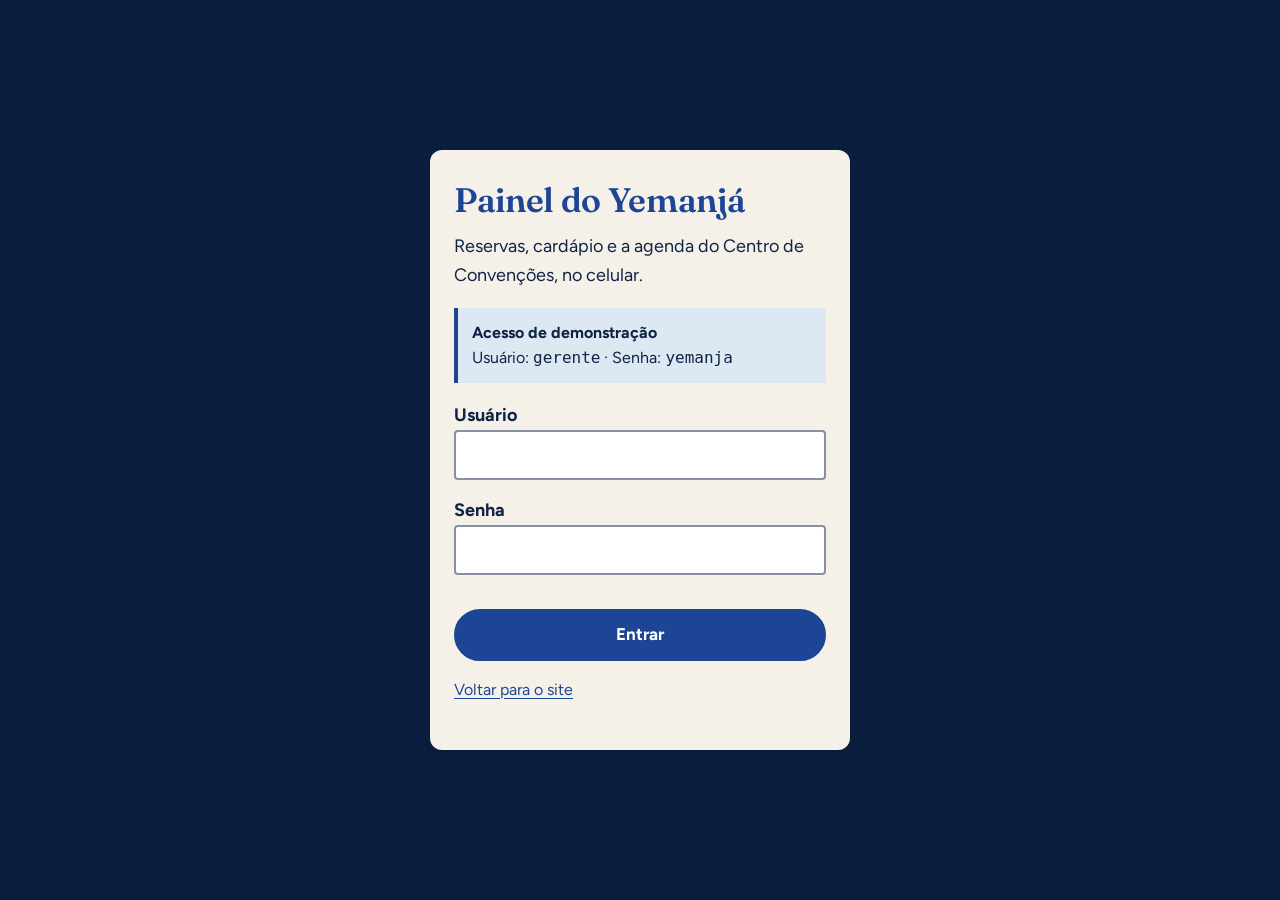
<file: admin.html>
<!doctype html>
<html lang="pt-BR">
<head>
<meta charset="utf-8">
<meta name="viewport" content="width=device-width, initial-scale=1">
<title>Painel do restaurante · Yemanjá</title>
<meta name="robots" content="noindex">
<meta name="theme-color" content="#0B1D3D">
<link rel="preconnect" href="https://fonts.googleapis.com">
<link rel="preconnect" href="https://fonts.gstatic.com" crossorigin>
<link href="https://fonts.googleapis.com/css2?family=Figtree:wght@400;600;700;800&family=Fraunces:ital,opsz,wght@0,9..144,400;0,9..144,600;1,9..144,400;1,9..144,600&display=swap" rel="stylesheet">
<link rel="stylesheet" href="assets/estilo.css?v=20261112192858">
</head>
<body class="adm">

<main id="tela-login" class="login">
  <form class="login-caixa" id="form-login" novalidate>
    <h1>Painel do Yemanjá</h1>
    <p>Reservas, cardápio e a agenda do Centro de Convenções, no celular.</p>
    <div class="credencial" role="note"><b>Acesso de demonstração</b>Usuário: <code>gerente</code> · Senha: <code>yemanja</code></div>
    <div class="campo"><label for="l-user" style="font-weight:700">Usuário</label><input type="text" id="l-user" autocomplete="username" autocapitalize="none"></div>
    <div class="campo" style="margin-top:12px"><label for="l-senha" style="font-weight:700">Senha</label><input type="password" id="l-senha" autocomplete="current-password"></div>
    <button class="bt bt-cheio bt-largo" type="submit" style="margin-top:18px">Entrar</button>
    <div id="login-erro" aria-live="polite"></div>
    <p style="margin-top:16px;font-size:16px"><a href="index.html">Voltar para o site</a></p>
  </form>
</main>

<div id="tela-painel" hidden>
  <header class="adm-topo"><div class="embrulho"><b>Yemanjá · painel</b><span><a href="index.html" target="_blank">Ver site</a> &nbsp; <button id="sair" type="button">Sair</button></span></div></header>
  <nav class="adm-abas" role="tablist" aria-label="Seções do painel">
    <button role="tab" data-aba="reservas" aria-selected="true">Reservas</button>
    <button role="tab" data-aba="cardapio" aria-selected="false">Cardápio</button>
    <button role="tab" data-aba="eventos" aria-selected="false">Agenda de eventos</button>
    <button role="tab" data-aba="ajustes" aria-selected="false">Ajustes</button>
  </nav>
  <main class="adm-corpo"><div class="embrulho" id="corpo"></div></main>
</div>

<script src="assets/dados.js?v=20261112192858"></script>
<script src="assets/admin.js?v=20261112192858"></script>
</body>
</html>
</file>
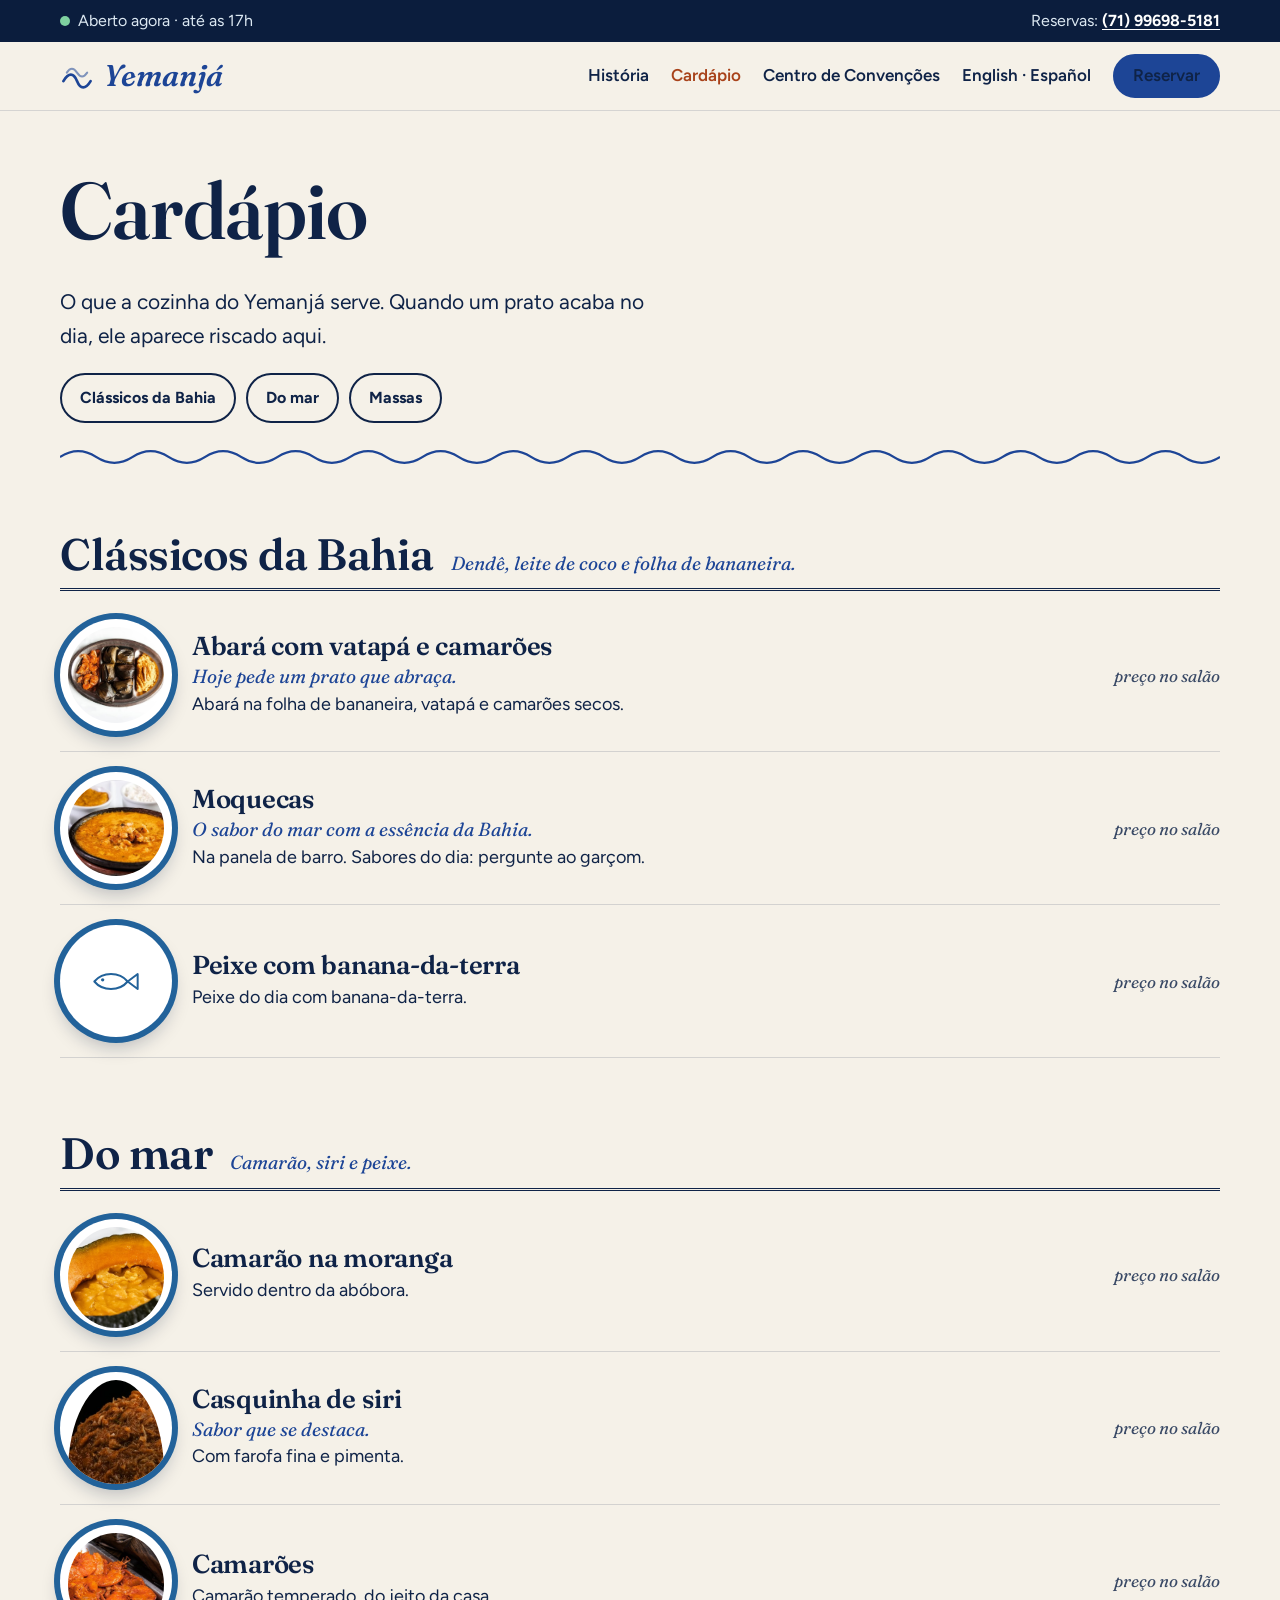
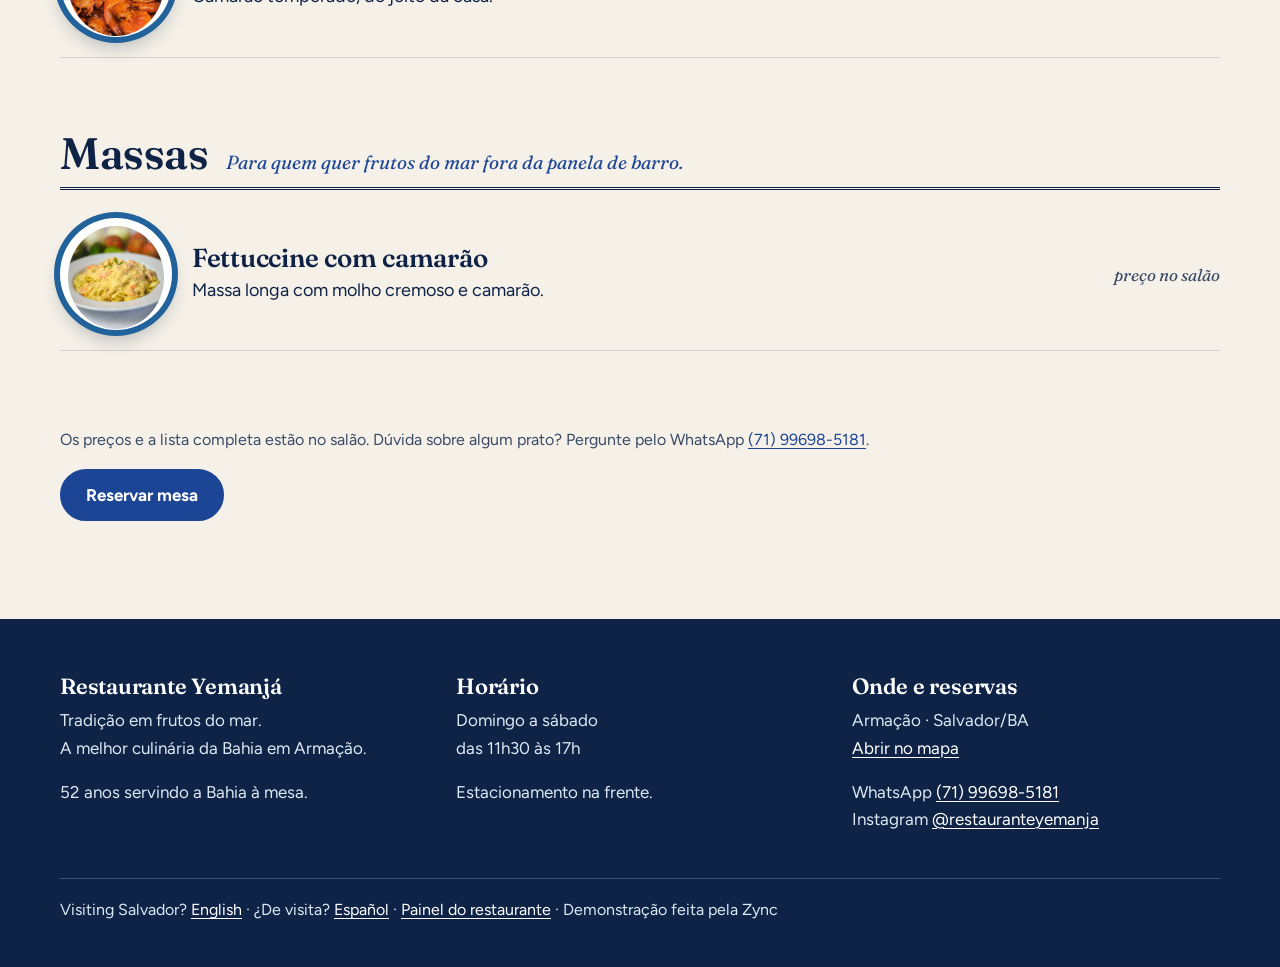
<file: cardapio.html>
<!doctype html>
<html lang="pt-BR">
<head>
<meta charset="utf-8">
<meta name="viewport" content="width=device-width, initial-scale=1">
<title>Cardápio · Restaurante Yemanjá, Armação</title>
<meta name="description" content="Cardápio do Restaurante Yemanjá: abará com vatapá e camarões, moquecas, casquinha de siri, camarão na moranga e frutos do mar.">
<meta name="theme-color" content="#0B1D3D">
<link rel="preconnect" href="https://fonts.googleapis.com">
<link rel="preconnect" href="https://fonts.gstatic.com" crossorigin>
<link href="https://fonts.googleapis.com/css2?family=Figtree:wght@400;600;700;800&family=Fraunces:ital,opsz,wght@0,9..144,400;0,9..144,600;1,9..144,400;1,9..144,600&display=swap" rel="stylesheet">
<link rel="stylesheet" href="assets/estilo.css?v=20261112192858">
</head>
<body data-pagina="cardapio">
<div id="topo"></div>
<main id="conteudo">
  <section class="pagina-topo">
    <div class="embrulho">
      <h1>Cardápio</h1>
      <p class="lead">O que a cozinha do Yemanjá serve. Quando um prato acaba no dia, ele aparece riscado aqui.</p>
      <nav class="abas-cat" id="abas-cat" aria-label="Seções do cardápio"></nav>
    </div>
    <div class="embrulho" data-onda="16" style="margin-top:20px"></div>
  </section>
  <div class="embrulho" id="cardapio"></div>
  <section class="embrulho" style="padding:40px 0 80px">
    <p class="aviso">Os preços e a lista completa estão no salão. Dúvida sobre algum prato? Pergunte pelo WhatsApp <a href="https://wa.me/5571996985181?text=Ol%C3%A1!%20Tenho%20uma%20d%C3%BAvida%20sobre%20o%20card%C3%A1pio." target="_blank" rel="noopener">(71) 99698-5181</a>.</p>
    <p><a class="bt bt-cheio" href="index.html#reservar">Reservar mesa</a></p>
  </section>
</main>
<footer id="rodape"></footer>
<script src="assets/dados.js?v=20261112192858"></script>
<script src="assets/site.js?v=20261112192858"></script>
</body>
</html>
</file>
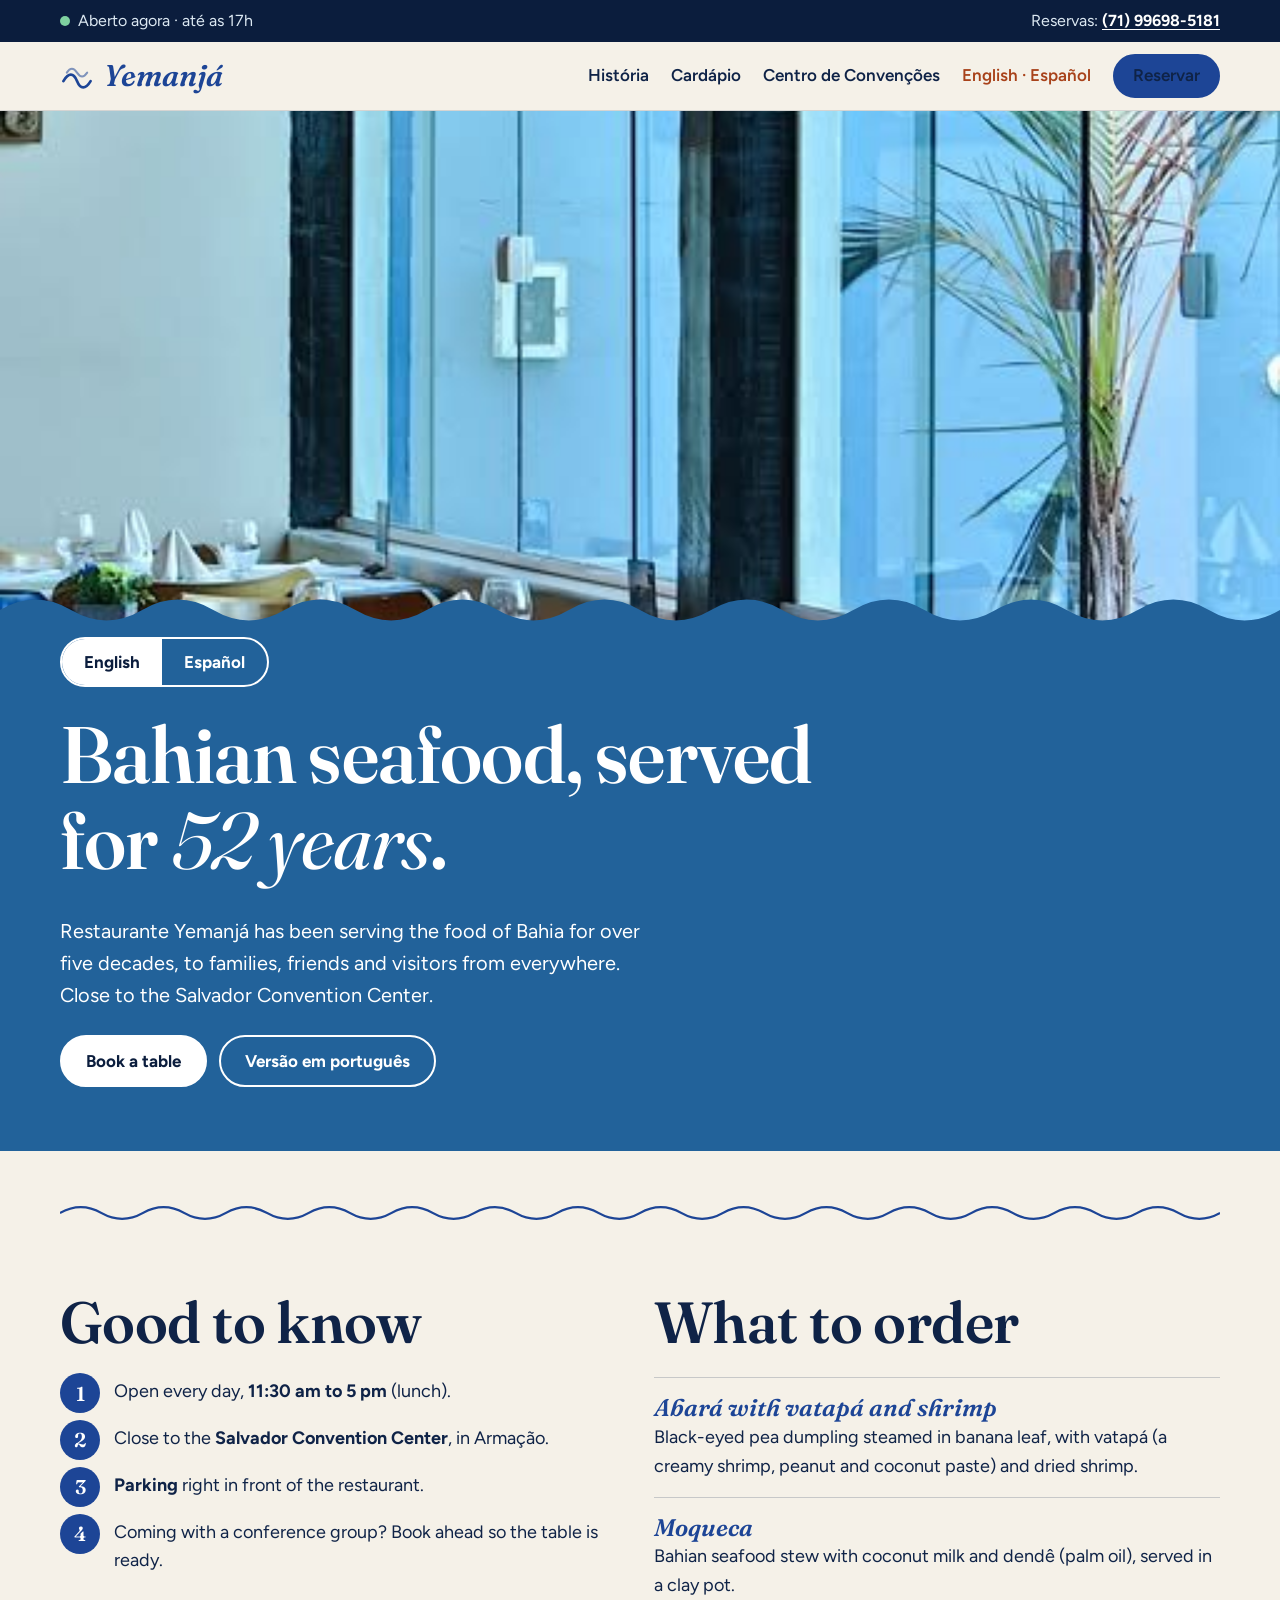
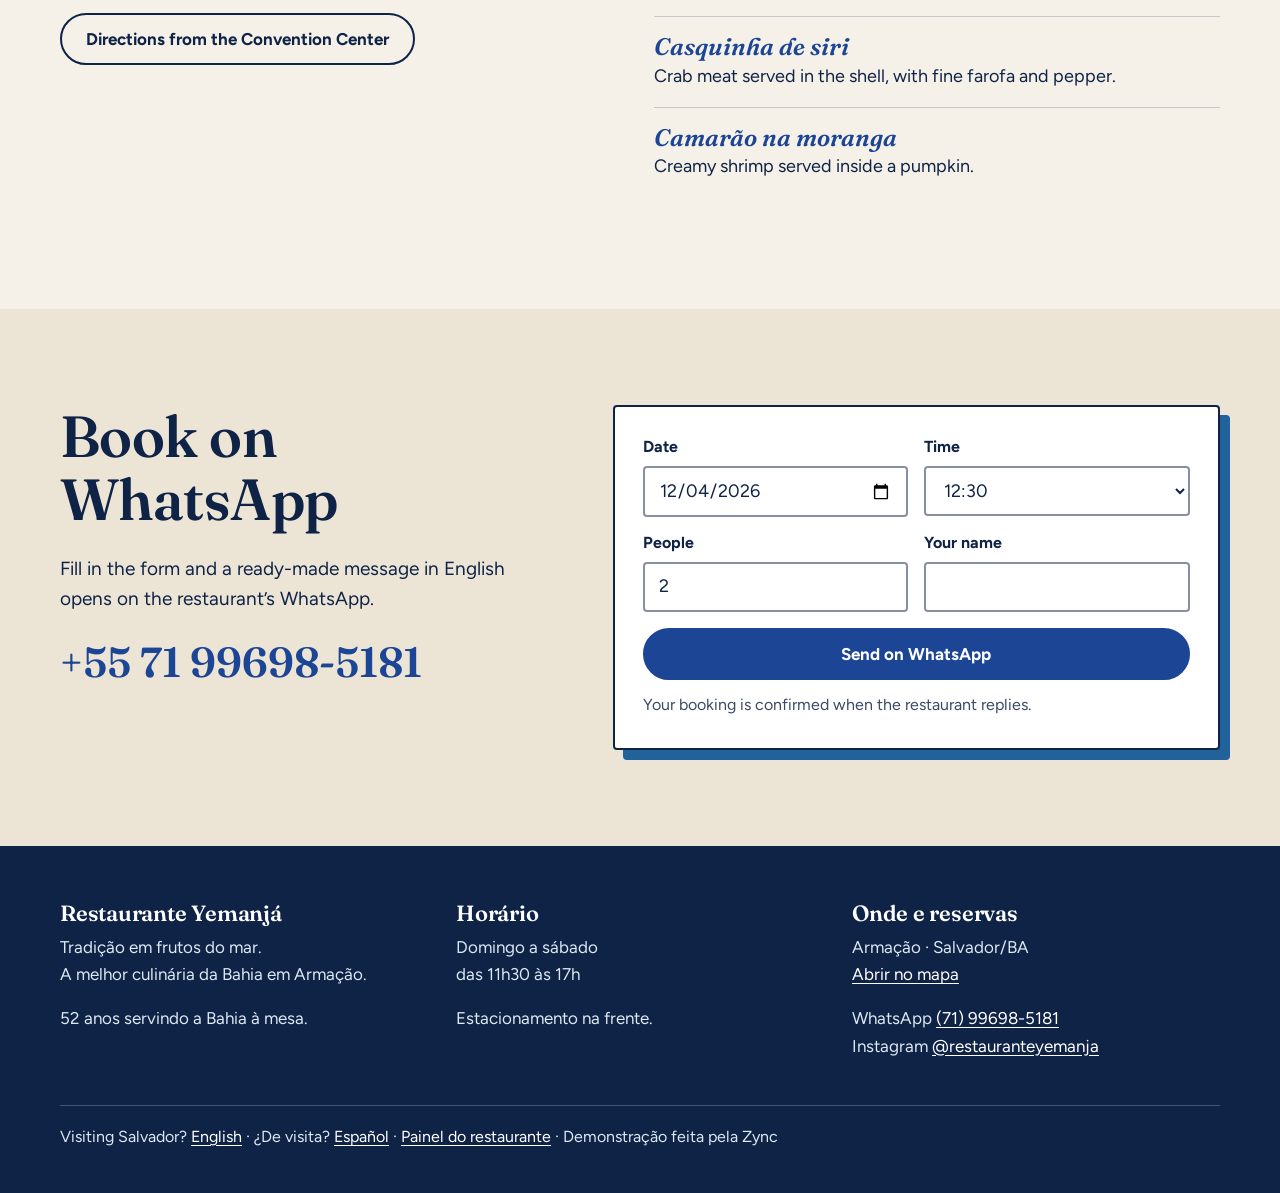
<file: visitantes.html>
<!doctype html>
<html lang="en">
<head>
<meta charset="utf-8">
<meta name="viewport" content="width=device-width, initial-scale=1">
<title>Restaurante Yemanjá · Bahian seafood in Salvador · Comida bahiana</title>
<meta name="description" content="Restaurante Yemanjá: 52 years of Bahian seafood in Armação, Salvador, close to the Convention Center. Reservations on WhatsApp. / 52 años de cocina bahiana en Salvador.">
<meta name="theme-color" content="#0B1D3D">
<link rel="preconnect" href="https://fonts.googleapis.com">
<link rel="preconnect" href="https://fonts.gstatic.com" crossorigin>
<link href="https://fonts.googleapis.com/css2?family=Figtree:wght@400;600;700;800&family=Fraunces:ital,opsz,wght@0,9..144,400;0,9..144,600;1,9..144,400;1,9..144,600&display=swap" rel="stylesheet">
<link rel="stylesheet" href="assets/estilo.css?v=20261112192858">
</head>
<body data-pagina="visitantes">
<div id="topo"></div>
<main id="conteudo">
  <section class="vis-capa">
    <img class="vis-foto" src="fotos/salao-janelas.jpg" alt="Restaurante Yemanjá dining room, tables set with blue tablecloths / Salón del Restaurante Yemanjá">
    <div class="vis-agua">
      <div class="crista" data-crista="estatica" aria-hidden="true"></div>
      <div class="embrulho">
        <div class="idiomas" role="group" aria-label="Language / Idioma">
          <button type="button" data-lang="en" aria-pressed="true">English</button>
          <button type="button" data-lang="es" aria-pressed="false">Español</button>
        </div>
        <h1 data-t="titulo"></h1>
        <p class="lead" data-t="lead"></p>
        <div class="acoes"><a class="bt bt-branco" href="#reservar" data-t="btReservar"></a><a class="bt bt-claro" href="index.html" lang="pt-BR">Versão em português</a></div>
      </div>
    </div>
  </section>

  <section class="embrulho" style="padding:48px 0">
    <div data-onda="14"></div>
    <div class="chegar" style="padding-bottom:24px">
      <div>
        <h2 data-t="praticoT"></h2>
        <ol class="passos">
          <li data-t="p1"></li>
          <li data-t="p2"></li>
          <li data-t="p3"></li>
          <li data-t="p4"></li>
        </ol>
        <p><a class="bt" id="rota" href="#" target="_blank" rel="noopener" data-t="btRota"></a></p>
      </div>
      <div>
        <h2 data-t="pratosT"></h2>
        <div class="glossario" id="glossario" style="grid-template-columns:minmax(0,1fr)"></div>
      </div>
    </div>
  </section>

  <section class="reserva" id="reservar" style="background:var(--linho-2)">
    <div class="embrulho">
      <div class="lado">
        <h2 data-t="reservaT"></h2>
        <p data-t="reservaP"></p>
        <a class="fone" href="https://wa.me/5571996985181" target="_blank" rel="noopener">+55 71 99698-5181</a>
      </div>
      <form class="comanda" id="f-vis" novalidate>
        <div class="campos">
          <div class="campo"><label for="v-data" data-t="lData"></label><input type="date" id="v-data" required></div>
          <div class="campo"><label for="v-hora" data-t="lHora"></label><select id="v-hora"></select></div>
          <div class="campo"><label for="v-pessoas" data-t="lPessoas"></label><input type="number" id="v-pessoas" min="1" value="2" inputmode="numeric"></div>
          <div class="campo"><label for="v-nome" data-t="lNome"></label><input type="text" id="v-nome" autocomplete="name"></div>
        </div>
        <button class="bt bt-cheio bt-largo" type="submit" data-t="btEnviar"></button>
        <p class="aviso" style="margin:12px 0 0" data-t="aviso"></p>
        <div id="v-saida" aria-live="polite"></div>
      </form>
    </div>
  </section>
</main>
<footer id="rodape"></footer>
<script src="assets/dados.js?v=20261112192858"></script>
<script src="assets/site.js?v=20261112192858"></script>
<script>
(function () {
  var T = {
    en: {
      titulo: 'Bahian seafood, served for <em>52 years</em>.',
      lead: 'Restaurante Yemanjá has been serving the food of Bahia for over five decades, to families, friends and visitors from everywhere. Close to the Salvador Convention Center.',
      btReservar: 'Book a table', anos: 'years',
      praticoT: 'Good to know',
      p1: 'Open every day, <b>11:30 am to 5 pm</b> (lunch).',
      p2: 'Close to the <b>Salvador Convention Center</b>, in Armação.',
      p3: '<b>Parking</b> right in front of the restaurant.',
      p4: 'Coming with a conference group? Book ahead so the table is ready.',
      btRota: 'Directions from the Convention Center',
      pratosT: 'What to order',
      g: [['Abará with vatapá and shrimp', 'Black-eyed pea dumpling steamed in banana leaf, with vatapá (a creamy shrimp, peanut and coconut paste) and dried shrimp.'],
          ['Moqueca', 'Bahian seafood stew with coconut milk and dendê (palm oil), served in a clay pot.'],
          ['Casquinha de siri', 'Crab meat served in the shell, with fine farofa and pepper.'],
          ['Camarão na moranga', 'Creamy shrimp served inside a pumpkin.']],
      reservaT: 'Book on WhatsApp', reservaP: 'Fill in the form and a ready-made message in English opens on the restaurant’s WhatsApp.',
      lData: 'Date', lHora: 'Time', lPessoas: 'People', lNome: 'Your name', btEnviar: 'Send on WhatsApp',
      aviso: 'Your booking is confirmed when the restaurant replies.',
      erro: 'Please write your name.', ok: 'Request saved. If WhatsApp did not open, <a href="{l}" target="_blank" rel="noopener">tap here</a>.',
      msg: 'Hello! I would like to book a table at Restaurante Yemanjá.\nDate: {d}\nTime: {h}\nPeople: {p}\nName: {n}'
    },
    es: {
      titulo: 'Cocina bahiana del mar, hace <em>52 años</em>.',
      lead: 'El Restaurante Yemanjá sirve la cocina de Bahía hace más de cinco décadas, a familias, amigos y visitantes de todas partes. Cerca del Centro de Convenciones de Salvador.',
      btReservar: 'Reservar mesa', anos: 'años',
      praticoT: 'Información útil',
      p1: 'Abierto todos los días, de <b>11:30 a 17:00</b> (almuerzo).',
      p2: 'Cerca del <b>Centro de Convenciones de Salvador</b>, en Armação.',
      p3: '<b>Estacionamiento</b> frente al restaurante.',
      p4: '¿Viene con un grupo del congreso? Reserve antes y la mesa estará lista.',
      btRota: 'Cómo llegar desde el Centro de Convenciones',
      pratosT: 'Qué pedir',
      g: [['Abará con vatapá y camarones', 'Bollito de frijol carita cocido en hoja de plátano, con vatapá (crema de camarón, maní y coco) y camarones secos.'],
          ['Moqueca', 'Guiso bahiano de mariscos con leche de coco y aceite de dendê, servido en olla de barro.'],
          ['Casquinha de siri', 'Carne de cangrejo servida en la concha, con farofa fina y pimienta.'],
          ['Camarão na moranga', 'Camarones cremosos servidos dentro de una calabaza.']],
      reservaT: 'Reserve por WhatsApp', reservaP: 'Complete el formulario y se abre un mensaje en español listo para el WhatsApp del restaurante.',
      lData: 'Fecha', lHora: 'Hora', lPessoas: 'Personas', lNome: 'Su nombre', btEnviar: 'Enviar por WhatsApp',
      aviso: 'La reserva queda confirmada cuando el restaurante responde.',
      erro: 'Escriba su nombre, por favor.', ok: 'Pedido guardado. Si WhatsApp no se abrió, <a href="{l}" target="_blank" rel="noopener">toque aquí</a>.',
      msg: '¡Hola! Quisiera reservar una mesa en el Restaurante Yemanjá.\nFecha: {d}\nHora: {h}\nPersonas: {p}\nNombre: {n}'
    }
  };
  var lang = new URLSearchParams(location.search).get('lang') === 'es' ? 'es' : 'en';
  var hs = []; for (var m = 690; m <= 960; m += 30) hs.push(String(Math.floor(m / 60)).padStart(2, '0') + ':' + String(m % 60).padStart(2, '0'));
  document.getElementById('v-hora').innerHTML = hs.map(function (h) { return '<option' + (h === '12:30' ? ' selected' : '') + '>' + h + '</option>'; }).join('');
  var dt = document.getElementById('v-data'); dt.min = dt.value = YJ.hoje();
  document.getElementById('rota').href = YJ.linkRota('Centro de Convenções Salvador, BA');

  function aplica(l) {
    lang = l; var t = T[l];
    document.documentElement.lang = l;
    document.querySelectorAll('[data-t]').forEach(function (el) { el.innerHTML = t[el.getAttribute('data-t')]; });
    document.querySelectorAll('[data-lang]').forEach(function (b) { b.setAttribute('aria-pressed', b.getAttribute('data-lang') === l); });
    document.getElementById('glossario').innerHTML = t.g.map(function (x) { return '<div><b>' + x[0] + '</b>' + x[1] + '</div>'; }).join('');
    history.replaceState(null, '', l === 'es' ? '?lang=es' : location.pathname);
  }
  document.querySelectorAll('[data-lang]').forEach(function (b) { b.addEventListener('click', function () { aplica(b.getAttribute('data-lang')); }); });
  aplica(lang);

  document.getElementById('f-vis').addEventListener('submit', function (e) {
    e.preventDefault();
    var t = T[lang], nome = document.getElementById('v-nome').value.trim(), out = document.getElementById('v-saida');
    if (!nome) { out.innerHTML = '<p class="erro">' + t.erro + '</p>'; return; }
    var r = { tipo: 'mesa', data: dt.value || YJ.hoje(), hora: document.getElementById('v-hora').value, pessoas: +document.getElementById('v-pessoas').value || 1, nome: nome, tel: '', evento: '', idioma: lang, obs: 'Veio pela página de visitantes (' + (lang === 'es' ? 'espanhol' : 'inglês') + ').' };
    YJ.addReserva(r);
    var link = YJ.linkWa(t.msg.replace('{d}', r.data.split('-').reverse().join('/')).replace('{h}', r.hora).replace('{p}', r.pessoas).replace('{n}', r.nome));
    out.innerHTML = '<div class="ok">' + t.ok.replace('{l}', link) + '</div>';
    window.open(link, '_blank', 'noopener');
  });
})();
</script>
</body>
</html>
</file>
<file: assets/estilo.css>
/* Restaurante Yemanjá — "A maré sobe" + "A mesa posta"
   Linho claro, tinta azul-marinho, o azul das toalhas do salão e o laranja do dendê.
   Duas cenas presas na rolagem (classe .cena no <html>, ligada só com GSAP e sem prefers-reduced-motion):
   1) a maré azul sobe sobre o linho enquanto o 52 conta, e coberta a tela aparece o salão;
   2) a mesa posta vista de cima, os pratos colocados um a um na toalha.
   Sem .cena tudo vira página parada (mesmo conteúdo, sem animação).
   Contraste: tinta/linho ~14:1 · anil/linho ~8:1 · branco/toalha ~5,4:1 · dendê/linho ~5,3:1 */
:root {
  --linho: #F5F1E8;
  --linho-2: #ECE5D6;
  --tinta: #0F2347;
  --anil: #1D4596;
  --toalha: #22629A;
  --mar: #0B1D3D;
  --espuma: #DCE8F2;
  --dende: #A8421A;
  --dende-claro: #F0A35E;
  --branco: #FFFFFF;
  --serif: 'Fraunces', Georgia, 'Times New Roman', serif;
  --sans: 'Figtree', system-ui, -apple-system, 'Segoe UI', sans-serif;
  --raio: 4px;
  --larg: 1160px;
  --topo: 69px;
}
*, *::before, *::after { box-sizing: border-box; }
html { scroll-behavior: smooth; -webkit-text-size-adjust: 100%; }
body { margin: 0; background: var(--linho); color: var(--tinta); font: 400 18px/1.6 var(--sans); overflow-x: clip; }
img { max-width: 100%; display: block; }
a { color: var(--anil); text-underline-offset: 3px; }
a:hover { color: var(--dende); }
:focus-visible { outline: 3px solid var(--dende); outline-offset: 3px; }
h1, h2, h3 { font-family: var(--serif); font-weight: 600; line-height: 1.08; margin: 0 0 .4em; letter-spacing: -.01em; }
h2 { font-size: clamp(34px, 5vw, 58px); }
h3 { font-size: 26px; }
em, .it { font-style: italic; font-family: var(--serif); font-weight: 400; }
p { margin: 0 0 1em; }
.embrulho { width: min(var(--larg), 100% - 32px); margin-inline: auto; }
.estreito { width: min(760px, 100% - 32px); margin-inline: auto; }
.pular { position: absolute; left: -9999px; }
.pular:focus { left: 16px; top: 16px; z-index: 99; background: var(--branco); padding: 8px 12px; }
.sr { position: absolute !important; width: 1px; height: 1px; overflow: hidden; clip: rect(0 0 0 0); clip-path: inset(50%); white-space: nowrap; }

/* ---------- botões ---------- */
.bt { display: inline-flex; align-items: center; justify-content: center; gap: 10px; min-height: 52px; padding: 12px 24px; border-radius: 999px; border: 2px solid var(--tinta); background: transparent; color: var(--tinta); font: 700 17px/1.2 var(--sans); text-decoration: none; cursor: pointer; transition: background .2s, color .2s, transform .2s; }
.bt:hover { background: var(--tinta); color: var(--linho); }
.bt-cheio { background: var(--anil); border-color: var(--anil); color: var(--branco); }
.bt-cheio:hover { background: var(--mar); border-color: var(--mar); color: var(--branco); }
.bt-claro { border-color: var(--branco); color: var(--branco); }
.bt-claro:hover { background: var(--branco); color: var(--mar); }
.bt-branco { background: var(--branco); border-color: var(--branco); color: var(--mar); }
.bt-branco:hover { background: var(--linho); border-color: var(--linho); color: var(--mar); }
.bt-largo { width: 100%; }

/* ---------- faixa de status + topo ---------- */
.status { background: var(--mar); color: var(--espuma); font-size: 16px; }
.status .embrulho { display: flex; flex-wrap: wrap; gap: 4px 18px; justify-content: space-between; padding: 8px 0; }
.status a { color: var(--branco); font-weight: 700; }
.status .ponto { display: inline-block; width: 10px; height: 10px; border-radius: 50%; background: #7FD1A0; margin-right: 8px; }
.status .fechado .ponto { background: var(--dende-claro); }
.topo { position: sticky; top: 0; z-index: 20; background: rgba(245, 241, 232, .97); backdrop-filter: blur(6px); border-bottom: 1px solid rgba(15, 35, 71, .14); }
.topo .embrulho { display: flex; align-items: center; justify-content: space-between; gap: 16px; min-height: 68px; }
.marca { display: inline-flex; align-items: center; gap: 10px; text-decoration: none; color: var(--anil); }
.marca b { font: italic 600 30px/1 var(--serif); }
.marca svg { width: 34px; height: 34px; flex: none; }
.menu { display: flex; gap: 22px; align-items: center; }
.menu a { color: var(--tinta); font-weight: 600; text-decoration: none; font-size: 17px; }
.menu a:hover, .menu a[aria-current] { color: var(--dende); }
.menu .bt { min-height: 44px; padding: 8px 18px; }
.abre-menu { display: none; background: none; border: 2px solid var(--tinta); border-radius: 999px; min-height: 44px; padding: 6px 16px; font: 700 16px var(--sans); color: var(--tinta); }
@media (max-width: 860px) {
  .abre-menu { display: inline-flex; align-items: center; }
  .menu { display: none; position: absolute; top: 100%; left: 0; right: 0; flex-direction: column; align-items: stretch; gap: 0; background: var(--linho); border-bottom: 2px solid var(--tinta); padding: 8px 16px 16px; }
  .menu.aberto { display: flex; }
  .menu a { padding: 12px 0; border-bottom: 1px solid rgba(15, 35, 71, .12); }
  .menu .bt { margin-top: 12px; }
}

/* ---------- onda (régua desenhada a traço) ---------- */
.onda { display: block; width: 100%; height: 28px; color: var(--anil); }
.onda path { fill: none; stroke: currentColor; stroke-width: 2; }

/* ---------- crista de onda cheia (a água) ---------- */
.crista { position: absolute; left: 0; bottom: calc(100% - 1px); width: 200%; height: 60px; color: var(--toalha); pointer-events: none; }
.crista svg { display: block; width: 100%; height: 100%; }
.crista path { fill: currentColor; }
@keyframes deriva { to { transform: translate3d(-50%, 0, 0); } }

/* =========================================================
   CENA 1 — A MARÉ SOBE
   ========================================================= */
.mare { position: relative; background: var(--linho); }
.mare-palco { position: relative; overflow: hidden; background: var(--linho); }
.mare-texto { padding: 72px 16px 24px; text-align: center; }
.mare-texto h1, .mare-texto .h1 { margin: 0; font-family: var(--serif); font-weight: 400; color: var(--tinta); }
.mare-num { display: block; font: 600 clamp(150px, min(30vw, 38vh), 340px)/.82 var(--serif); letter-spacing: -.05em; color: var(--anil); font-variant-numeric: tabular-nums lining-nums; }
.mare-anos { display: block; font: 400 clamp(30px, 4.4vw, 56px)/1.08 var(--serif); margin-top: .3em; color: var(--tinta); }
.mare-anos em { color: var(--dende); }
.mare-pe { margin: 26px 0 0; font-size: 17px; color: #3A4A66; }
.mare-dica, .mare-claro, .agua-tras { display: none; }
.agua { position: relative; background: var(--toalha); height: 48px; margin-top: 70px; }
.mare-salao { position: relative; min-height: min(86vh, 720px); display: flex; align-items: flex-end; background: var(--mar); overflow: hidden; }
.mare-salao img { position: absolute; inset: 0; width: 100%; height: 100%; object-fit: cover; transform: scale(var(--zoom, 1)); }
.mare-salao::after { content: ''; position: absolute; inset: 0; background: linear-gradient(180deg, rgba(11, 29, 61, 0) 25%, rgba(11, 29, 61, .9) 100%); }
.mare-salao-texto { position: relative; z-index: 1; width: min(var(--larg), 100% - 32px); margin: 0 auto; padding: 0 0 48px; color: var(--branco); }
.mare-salao-texto h2 { color: var(--branco); max-width: 15ch; }
.mare-salao-texto p { font-size: 19px; max-width: 44ch; color: var(--espuma); }
.mare-salao .acoes { display: flex; flex-wrap: wrap; gap: 12px; margin: 22px 0 0; }

.cena .mare { height: 300vh; }
.cena .mare-palco { position: sticky; top: var(--topo); height: calc(100vh - var(--topo)); height: calc(100svh - var(--topo)); }
.cena .mare-texto { position: absolute; inset: 0; z-index: 1; display: flex; flex-direction: column; align-items: center; justify-content: center; padding: 0 16px 40px; }
.cena .mare-claro { display: flex; z-index: 3; clip-path: inset(100% 0 0 0); pointer-events: none; }
.cena .mare-claro .mare-num, .cena .mare-claro .mare-anos, .cena .mare-claro .mare-anos em, .cena .mare-claro .mare-pe { color: var(--branco); }
.cena:not(.cena-ok) .mare-num { visibility: hidden; }
.cena .mare-dica { display: inline-flex; align-items: center; gap: 8px; margin: 26px 0 0; font: 600 16px var(--sans); color: var(--anil); }
.cena .mare-dica svg { width: 20px; height: 20px; animation: dica 1.6s ease-in-out infinite; }
@keyframes dica { 50% { transform: translateY(5px); } }
.cena .agua { position: absolute; left: 0; right: 0; top: 0; height: 100%; margin: 0; z-index: 2; transform: translate3d(0, 104%, 0); will-change: transform; }
.cena .agua-tras { display: block; background: var(--anil); }
.cena .agua-tras .crista { color: var(--anil); animation: deriva 14s linear infinite reverse; }
.cena .agua-frente .crista { animation: deriva 9s linear infinite; }
.cena .mare-salao { position: absolute; inset: 0; min-height: 0; z-index: 4; clip-path: inset(100% 0 0 0); }
.cena .mare-salao-texto { opacity: 0; transform: translateY(18px); transition: opacity .6s ease, transform .6s ease; }
.cena .mare-salao.chegou .mare-salao-texto { opacity: 1; transform: none; }
@media (max-width: 860px) {
  .mare-texto { padding-top: 48px; }
  .cena .mare { height: 250vh; }
  .crista { height: 40px; }
  .mare-salao-texto { padding-bottom: 32px; }
  .mare-salao-texto p { font-size: 18px; }
}

/* ---------- história (coluna estreita) ---------- */
.historia { padding: 96px 0 88px; }
.historia blockquote { margin: 0 0 22px; font: italic 400 clamp(30px, 4.2vw, 48px)/1.22 var(--serif); color: var(--tinta); }
.historia blockquote::before { content: '“'; color: var(--dende); }
.historia blockquote::after { content: '”'; color: var(--dende); }
.historia cite { display: block; font: 600 16px/1.4 var(--sans); font-style: normal; color: var(--anil); }
.historia .regua { max-width: 220px; margin: 34px 0 28px; }
.historia p { font-size: 19px; }
@media (max-width: 860px) { .historia { padding: 64px 0 56px; } }

/* =========================================================
   CENA 2 — A MESA POSTA (vista de cima)
   ========================================================= */
.mesa { background: var(--linho); }
.mesa-palco { position: relative; }
.toalha { position: relative; height: clamp(520px, 64vw, 720px); overflow: hidden; background-color: var(--toalha);
  background-image: repeating-linear-gradient(0deg, rgba(255, 255, 255, .055) 0 2px, transparent 2px 7px), repeating-linear-gradient(90deg, rgba(0, 0, 0, .05) 0 2px, transparent 2px 7px);
  box-shadow: inset 0 0 0 14px var(--toalha), inset 0 0 0 16px rgba(255, 255, 255, .4); }
.pp { --d: clamp(150px, 19vw, 250px); position: absolute; width: var(--d); margin: 0; transform: translate(-50%, -50%); }
.pp-guard { position: absolute; width: 58%; aspect-ratio: 1; left: 62%; top: 26%; background: linear-gradient(135deg, #FFFFFF 49.5%, #E4ECF3 50.5%); transform: rotate(38deg); box-shadow: 0 6px 14px rgba(6, 20, 45, .25); }
.pp-prato { position: relative; display: block; aspect-ratio: 1; border-radius: 50%; background: #FFFFFF; padding: 9%; box-shadow: 0 20px 34px rgba(6, 20, 45, .38), inset 0 0 0 3px #E6ECF2, inset 0 0 0 7px #FFFFFF, inset 0 0 0 8px #D5DFEA; }
.pp-prato img { width: 100%; height: 100%; object-fit: cover; border-radius: 50%; }
.pp-nome { position: absolute; left: 50%; top: 100%; transform: translateX(-50%); margin-top: 10px; white-space: nowrap; font: italic 400 19px/1.2 var(--serif); color: var(--branco); text-shadow: 0 1px 6px rgba(6, 20, 45, .5); }
.mesa-cartao { width: min(var(--larg), 100% - 32px); margin: 0 auto; padding: 48px 0 0; }
.mesa-cartao h2 { max-width: 18ch; }
.mesa-legenda { display: none; }
.mesa-link { margin: 0; font-weight: 700; }
.mesa-lista { list-style: none; width: min(760px, 100% - 32px); margin: 0 auto; padding: 24px 0 88px; }
.mesa-lista li { padding: 18px 0; border-top: 1px solid rgba(15, 35, 71, .18); }
.mesa-lista b { display: block; font: 600 26px/1.2 var(--serif); }
.mesa-lista .frase { display: block; font: italic 400 21px/1.35 var(--serif); color: var(--anil); }
.mesa-lista span { display: block; }
.mesa-lista .tag-hoje { display: inline-block; vertical-align: middle; }

.cena .mesa { height: 460vh; }
.cena .mesa-palco { position: sticky; top: var(--topo); height: calc(100vh - var(--topo)); height: calc(100svh - var(--topo)); overflow: hidden; background: var(--toalha); }
.cena .toalha { position: absolute; top: 0; bottom: 0; right: 0; left: min(440px, 38vw); height: auto; background: none; box-shadow: none; overflow: visible; z-index: 1; }
.cena .mesa-palco::before { content: ''; position: absolute; inset: 0; z-index: 0; pointer-events: none; background-image: repeating-linear-gradient(0deg, rgba(255, 255, 255, .055) 0 2px, transparent 2px 7px), repeating-linear-gradient(90deg, rgba(0, 0, 0, .05) 0 2px, transparent 2px 7px); box-shadow: inset 0 0 0 14px var(--toalha), inset 0 0 0 16px rgba(255, 255, 255, .4); }
.cena .pp { --d: min(17vw, 25vh); opacity: 0; will-change: transform, opacity; }
.cena .pp-nome { opacity: 0; transition: opacity .4s ease; }
.cena .pp.posto .pp-nome { opacity: 1; }
.cena .mesa-cartao { position: absolute; z-index: 2; left: clamp(16px, 4vw, 56px); top: 50%; width: min(380px, 32vw); margin: 0; padding: 32px 28px 26px; background: var(--linho); border-radius: 2px; transform: translateY(-50%) rotate(-2deg); box-shadow: 0 24px 40px rgba(6, 20, 45, .35); }
.cena .mesa-cartao h2 { font-size: clamp(30px, 3vw, 40px); }
.cena .mesa-legenda { display: block; min-height: 7.5em; border-top: 2px dashed rgba(15, 35, 71, .25); padding-top: 16px; margin: 18px 0 16px; }
.cena .mesa-legenda.troca { animation: legenda .45s ease; }
@keyframes legenda { from { opacity: 0; transform: translateY(8px); } to { opacity: 1; transform: none; } }
.mesa-nome { font: 600 26px/1.15 var(--serif); margin: 0 0 6px; }
.mesa-frase { font: italic 400 20px/1.35 var(--serif); color: var(--anil); margin: 0; }
.cena .mesa-lista { position: absolute; width: 1px; height: 1px; overflow: hidden; clip: rect(0 0 0 0); clip-path: inset(50%); padding: 0; margin: 0; }
@media (max-width: 860px) {
  .pp { --d: 36vw; }
  .pp-nome { display: none; }
  .cena .mesa { height: 420vh; }
  .cena .pp { --d: min(36vw, 21vh); }
  .cena .toalha { left: 0; bottom: auto; height: 60%; }
  .cena .mesa-cartao { left: 12px; right: 12px; top: auto; bottom: 14px; width: auto; padding: 18px 18px 16px; transform: rotate(-1deg); }
  .cena .mesa-cartao h2 { font-size: 24px; margin-bottom: 0; }
  .cena .mesa-legenda { min-height: 5.6em; margin: 12px 0 10px; padding-top: 10px; }
  .mesa-nome { font-size: 22px; }
  .mesa-frase { font-size: 18px; }
  .mesa-link { font-size: 16px; }
}

/* ---------- Centro de Convenções (crachá no cordão) ---------- */
.conv { background: var(--mar); color: var(--branco); padding: 96px 0; position: relative; overflow: hidden; }
.conv a:not(.bt) { color: var(--dende-claro); }
.conv .embrulho { display: grid; grid-template-columns: minmax(0, 1fr) minmax(0, 1fr); gap: 56px; align-items: start; }
.conv .embrulho > * { min-width: 0; }
.conv h1 { font-size: clamp(40px, 6vw, 72px); color: var(--branco); }
.conv h1 em { color: var(--dende-claro); }
.conv h2 { color: var(--branco); }
.conv-sub { font: italic 400 clamp(24px, 2.6vw, 30px)/1.3 var(--serif); color: var(--dende-claro) !important; }
.conv-sub em { color: inherit; }
.conv p { color: var(--espuma); font-size: 19px; }
.pendurado { position: relative; justify-self: center; width: 100%; max-width: 440px; transform-origin: 50% -200px; z-index: 1; }
.cordao { position: absolute; bottom: calc(100% - 2px); left: 50%; width: 22px; height: 1400px; margin-left: -11px; background: repeating-linear-gradient(180deg, var(--toalha) 0 14px, var(--anil) 14px 28px); }
.cracha { position: relative; background: var(--linho); color: var(--tinta); border-radius: 18px; padding: 46px 28px 28px; box-shadow: 0 30px 60px rgba(0, 0, 0, .35); }
.cracha::before { content: ''; position: absolute; top: 16px; left: 50%; width: 64px; height: 12px; margin-left: -32px; border-radius: 999px; background: var(--mar); }
.cracha .tarja { display: block; background: var(--dende); color: var(--branco); font: 800 16px/1 var(--sans); letter-spacing: .3em; text-align: center; padding: 10px; border-radius: 6px; margin-bottom: 18px; }
.cracha h3 { font-size: 28px; color: var(--anil); }
.cracha .aviso { color: #3A4A66; font-size: 16px; }
.cracha a:not(.bt) { color: var(--anil); }
.agenda { list-style: none; margin: 0; padding: 0; }
.agenda li { display: grid; grid-template-columns: 96px minmax(0, 1fr); gap: 14px; padding: 14px 0; border-top: 1px dashed rgba(15, 35, 71, .3); }
.agenda li > * { min-width: 0; }
.agenda .quando { font: 700 16px/1.3 var(--sans); color: var(--dende); }
.agenda .oque { font-weight: 700; }
.agenda .pub { display: block; font-size: 16px; color: #3A4A66; font-weight: 400; }
.agenda .vazio { display: block; grid-column: 1 / -1; font-style: italic; }
@media (max-width: 860px) {
  .conv { padding: 72px 0; }
  .conv .embrulho { grid-template-columns: minmax(0, 1fr); gap: 56px; }
  .conv-home .pendurado { order: -1; }
  .conv-pag .cordao { height: 56px; }
  .conv-pag .embrulho { gap: 96px; }
}
@media (max-width: 420px) { .agenda li { grid-template-columns: 80px minmax(0, 1fr); } .cracha { padding: 42px 18px 22px; } }

/* ---------- reserva (bloco de comanda) ---------- */
.reserva { padding: 96px 0; }
.reserva .embrulho { display: grid; grid-template-columns: minmax(0, .9fr) minmax(0, 1.1fr); gap: 56px; }
.reserva .embrulho > * { min-width: 0; }
.comanda { background: var(--branco); border: 2px solid var(--tinta); border-radius: var(--raio); padding: 30px 28px; box-shadow: 10px 10px 0 var(--toalha); }
.comanda fieldset { border: 0; padding: 0; margin: 0 0 18px; min-width: 0; }
.comanda legend, .comanda label { display: block; font: 700 16px/1.3 var(--sans); margin-bottom: 8px; }
.chips { display: flex; flex-wrap: wrap; gap: 8px; }
.chips label { margin: 0; }
.chips input { position: absolute; opacity: 0; pointer-events: none; }
.chips span { display: inline-block; padding: 10px 16px; border: 2px solid var(--tinta); border-radius: 999px; font-weight: 600; cursor: pointer; font-size: 16px; }
.chips input:checked + span { background: var(--tinta); color: var(--linho); }
.chips input:focus-visible + span { outline: 3px solid var(--dende); outline-offset: 2px; }
.campos { display: grid; grid-template-columns: minmax(0, 1fr) minmax(0, 1fr); gap: 0 16px; }
.campos > * { min-width: 0; }
.campo { margin-bottom: 16px; }
.campo.todo { grid-column: 1 / -1; }
input[type=text], input[type=tel], input[type=date], input[type=number], input[type=password], select, textarea {
  width: 100%; min-height: 50px; padding: 10px 14px; border: 2px solid rgba(15, 35, 71, .5); border-radius: var(--raio); background: var(--branco); color: var(--tinta); font: 400 18px/1.4 var(--sans); }
textarea { min-height: 90px; resize: vertical; }
input:focus, select:focus, textarea:focus { border-color: var(--anil); outline: 3px solid rgba(29, 69, 150, .25); }
.aviso { font-size: 16px; color: #3A4A66; }
.ok { background: #E3F2E8; border: 2px solid #2D7A4B; color: #14432A; padding: 14px 16px; border-radius: var(--raio); margin-top: 14px; }
.reserva .lado p { font-size: 19px; }
.reserva .lado .fone { font: 600 clamp(30px, 4vw, 42px)/1.1 var(--serif); color: var(--anil); text-decoration: none; display: inline-block; margin: 6px 0 18px; }
@media (max-width: 860px) {
  .reserva { padding: 64px 0; }
  .reserva .embrulho { grid-template-columns: minmax(0, 1fr); gap: 28px; }
  .comanda { padding: 22px 16px; box-shadow: 6px 6px 0 var(--toalha); }
}
@media (max-width: 420px) { .campos { grid-template-columns: minmax(0, 1fr); } }

/* ---------- rodapé ---------- */
.rodape { background: var(--tinta); color: var(--espuma); padding: 56px 0 28px; font-size: 17px; }
.rodape a { color: var(--branco); }
.rodape .embrulho { display: grid; grid-template-columns: repeat(3, minmax(0, 1fr)); gap: 28px; }
.rodape .embrulho > * { min-width: 0; }
.rodape h3 { color: var(--branco); font-size: 22px; }
.rodape .fim { grid-column: 1 / -1; border-top: 1px solid rgba(220, 232, 242, .25); padding-top: 18px; font-size: 16px; }
@media (max-width: 760px) { .rodape .embrulho { grid-template-columns: minmax(0, 1fr); } }

/* ---------- cardápio (página) ---------- */
.pagina-topo { padding: 56px 0 24px; }
.pagina-topo h1 { font-size: clamp(42px, 6.4vw, 80px); }
.pagina-topo .lead { font-size: 21px; max-width: 46ch; }
.abas-cat { display: flex; gap: 10px; flex-wrap: wrap; margin: 20px 0 8px; }
.abas-cat a { padding: 10px 18px; border: 2px solid var(--tinta); border-radius: 999px; text-decoration: none; color: var(--tinta); font-weight: 700; font-size: 16px; }
.abas-cat a:hover { background: var(--tinta); color: var(--linho); }
.cat { padding: 36px 0; }
.cat > header { display: flex; flex-wrap: wrap; align-items: baseline; gap: 6px 18px; border-bottom: 3px double var(--tinta); padding-bottom: 10px; margin-bottom: 8px; }
.cat > header h2 { font-size: clamp(32px, 4vw, 44px); margin: 0; }
.cat > header p { margin: 0; font: italic 400 19px var(--serif); color: var(--anil); }
.item { display: grid; grid-template-columns: 112px minmax(0, 1fr) auto; gap: 20px; align-items: center; padding: 20px 0; border-bottom: 1px solid rgba(15, 35, 71, .15); }
.item > * { min-width: 0; }
/* a foto do prato vira um prato: círculo com borda branca sobre um pedaço de toalha */
.item .mini-arco { width: 112px; aspect-ratio: 1; border-radius: 50%; overflow: hidden; background: var(--branco); padding: 8px; display: grid; place-items: center; box-shadow: 0 0 0 6px var(--toalha), 0 10px 18px rgba(11, 29, 61, .25); }
.item .mini-arco img { width: 100%; height: 100%; object-fit: cover; border-radius: 50%; }
.item .mini-arco svg { width: 50px; color: var(--toalha); }
.item h3 { font-size: 26px; margin-bottom: 4px; }
.item p { margin: 0; }
.item .frase { font: italic 400 19px/1.35 var(--serif); color: var(--anil); }
.item .preco { font: 700 18px var(--sans); text-align: right; white-space: nowrap; }
.item .preco.consulte { font: italic 400 17px var(--serif); color: #3A4A66; white-space: normal; max-width: 120px; }
.item.esgotado h3 { text-decoration: line-through; text-decoration-color: var(--dende); }
.tag-hoje { display: inline-block; background: var(--dende); color: var(--branco); font: 700 14px/1 var(--sans); padding: 6px 8px; border-radius: 4px; margin-left: 8px; vertical-align: middle; letter-spacing: .05em; text-transform: uppercase; }
@media (max-width: 600px) {
  .item { grid-template-columns: 84px minmax(0, 1fr); gap: 16px; }
  .item .mini-arco { width: 84px; padding: 6px; box-shadow: 0 0 0 4px var(--toalha), 0 8px 14px rgba(11, 29, 61, .25); }
  .item .preco { grid-column: 2; text-align: left; }
  .item .preco.consulte { max-width: none; }
}

/* ---------- página convenções ---------- */
.chegar { display: grid; grid-template-columns: minmax(0, 1fr) minmax(0, 1fr); gap: 28px; padding: 64px 0 72px; }
.chegar > * { min-width: 0; }
.chegar figure { margin: 0; }
.chegar figure img { width: 100%; aspect-ratio: 4 / 3; object-fit: cover; border-radius: var(--raio); }
.chegar figcaption { font-size: 16px; color: #3A4A66; margin-top: 8px; }
.passos { counter-reset: p; list-style: none; padding: 0; margin: 0 0 20px; }
.passos li { counter-increment: p; position: relative; padding: 0 0 18px 54px; }
.passos li::before { content: counter(p); position: absolute; left: 0; top: -4px; width: 40px; height: 40px; border-radius: 50%; background: var(--anil); color: var(--branco); display: grid; place-items: center; font: 600 20px var(--serif); }
@media (max-width: 760px) { .chegar { grid-template-columns: minmax(0, 1fr); padding-top: 48px; } }

/* ---------- visitantes: foto do salão e a água subindo por baixo ---------- */
.vis-capa { position: relative; background: var(--toalha); }
.vis-foto { width: 100%; height: min(58vh, 540px); object-fit: cover; }
.vis-agua { position: relative; background: var(--toalha); color: var(--branco); padding: 4px 0 64px; }
.vis-agua .crista { width: 100%; height: 56px; }
.vis-agua h1 { color: var(--branco); font-size: clamp(40px, 6.4vw, 80px); max-width: 16ch; }
.vis-agua h1 em { color: var(--branco); }
.vis-agua .lead { font-size: 20px; max-width: 46ch; color: var(--branco); }
.vis-agua .acoes { display: flex; flex-wrap: wrap; gap: 12px; margin-top: 24px; }
.vis-agua .idiomas { border-color: var(--branco); }
.vis-agua .idiomas button { color: var(--branco); }
.vis-agua .idiomas button[aria-pressed=true] { background: var(--branco); color: var(--mar); }
@media (max-width: 760px) { .vis-foto { height: 42vh; } .vis-agua .crista { height: 36px; } .vis-agua { padding-bottom: 48px; } }
.idiomas { display: inline-flex; border: 2px solid var(--tinta); border-radius: 999px; overflow: hidden; margin-bottom: 24px; }
.idiomas button { min-height: 46px; padding: 8px 22px; border: 0; background: transparent; color: var(--tinta); font: 700 17px var(--sans); cursor: pointer; }
.idiomas button[aria-pressed=true] { background: var(--tinta); color: var(--linho); }
.glossario { display: grid; grid-template-columns: repeat(2, minmax(0, 1fr)); gap: 0 32px; margin: 12px 0 40px; }
.glossario > div { min-width: 0; padding: 16px 0; border-top: 1px solid rgba(15, 35, 71, .2); }
.glossario b { font: italic 600 24px/1.2 var(--serif); color: var(--anil); display: block; }
@media (max-width: 640px) { .glossario { grid-template-columns: minmax(0, 1fr); } }

/* ---------- sem animação ---------- */
@media (prefers-reduced-motion: reduce) {
  html { scroll-behavior: auto; }
  .crista, .mare-dica svg { animation: none !important; }
}

/* =================== painel =================== */
.adm { background: #EEF1F6; min-height: 100vh; }
.login { min-height: 100vh; display: grid; place-items: center; padding: 24px 16px; background: var(--mar); }
.login-caixa { width: min(420px, 100%); background: var(--linho); border-radius: 12px; padding: 32px 24px; }
.login-caixa h1 { font-size: 34px; color: var(--anil); }
.credencial { background: var(--espuma); border-left: 4px solid var(--anil); padding: 12px 14px; margin: 14px 0 18px; font-size: 16px; }
.credencial b { display: block; }
.erro { color: #9B1C1C; font-weight: 700; margin-top: 10px; }
.adm-topo { background: var(--mar); color: var(--branco); }
.adm-topo .embrulho { display: flex; justify-content: space-between; align-items: center; gap: 12px; min-height: 64px; flex-wrap: wrap; }
.adm-topo b { font: italic 600 26px var(--serif); }
.adm-topo a, .adm-topo button { color: var(--branco); background: none; border: 0; font: 600 16px var(--sans); cursor: pointer; text-decoration: underline; }
.adm-abas { display: flex; gap: 6px; background: var(--branco); border-bottom: 1px solid #C9D2E0; overflow-x: auto; position: sticky; top: 0; z-index: 5; }
.adm-abas button { flex: none; min-height: 54px; padding: 0 18px; border: 0; border-bottom: 4px solid transparent; background: none; font: 700 17px var(--sans); color: var(--tinta); cursor: pointer; }
.adm-abas button[aria-selected=true] { border-color: var(--dende); color: var(--anil); }
.adm-corpo { padding: 24px 0 64px; }
.adm-corpo h2 { font-size: 32px; }
.caixa { background: var(--branco); border-radius: 10px; padding: 20px; margin-bottom: 18px; box-shadow: 0 1px 0 #C9D2E0; }
.resumo { display: grid; grid-template-columns: repeat(3, minmax(0, 1fr)); gap: 12px; margin-bottom: 18px; }
.resumo > div { background: var(--branco); border-radius: 10px; padding: 16px; min-width: 0; }
.resumo b { display: block; font: 600 36px/1 var(--serif); color: var(--anil); }
.filtros { display: flex; flex-wrap: wrap; gap: 8px; margin-bottom: 14px; }
.filtros button { min-height: 44px; padding: 6px 16px; border: 2px solid var(--tinta); background: var(--branco); border-radius: 999px; font: 700 16px var(--sans); cursor: pointer; color: var(--tinta); }
.filtros button[aria-pressed=true] { background: var(--tinta); color: var(--branco); }
.linha-adm { display: grid; grid-template-columns: minmax(0, 1fr) auto; gap: 10px 16px; padding: 14px 0; border-top: 1px solid #E1E6EE; align-items: center; }
.linha-adm > * { min-width: 0; }
.linha-adm .t { font-weight: 700; }
.linha-adm .s { font-size: 16px; color: #3A4A66; }
.linha-adm .acoes { display: flex; gap: 8px; flex-wrap: wrap; justify-content: flex-end; }
.mini-bt { min-height: 42px; padding: 6px 14px; border: 2px solid var(--tinta); border-radius: 8px; background: var(--branco); color: var(--tinta); font: 700 15px var(--sans); cursor: pointer; text-decoration: none; display: inline-flex; align-items: center; }
.mini-bt.forte { background: var(--anil); border-color: var(--anil); color: var(--branco); }
.mini-bt.perigo { border-color: #9B1C1C; color: #9B1C1C; }
.selo-st { display: inline-block; padding: 4px 10px; border-radius: 999px; font: 700 14px var(--sans); }
.st-nova { background: #FDE8D7; color: #7A2E0A; }
.st-confirmada { background: #DCE8F2; color: #0F2347; }
.st-chegou { background: #E3F2E8; color: #14432A; }
.st-cancelada { background: #EEE; color: #555; text-decoration: line-through; }
.form-adm { display: grid; grid-template-columns: repeat(2, minmax(0, 1fr)); gap: 0 14px; }
.form-adm > * { min-width: 0; }
.form-adm .todo { grid-column: 1 / -1; }
.form-adm label { display: block; font-weight: 700; font-size: 16px; margin: 0 0 6px; }
.form-adm .campo { margin-bottom: 14px; }
.check { display: flex; align-items: center; gap: 10px; font-weight: 600; }
.check input { width: 24px; height: 24px; }
@media (max-width: 600px) {
  .resumo { grid-template-columns: minmax(0, 1fr) minmax(0, 1fr); }
  .linha-adm { grid-template-columns: minmax(0, 1fr); }
  .linha-adm .acoes { justify-content: flex-start; }
  .form-adm { grid-template-columns: minmax(0, 1fr); }
}

[hidden]{display:none!important}
</file>
